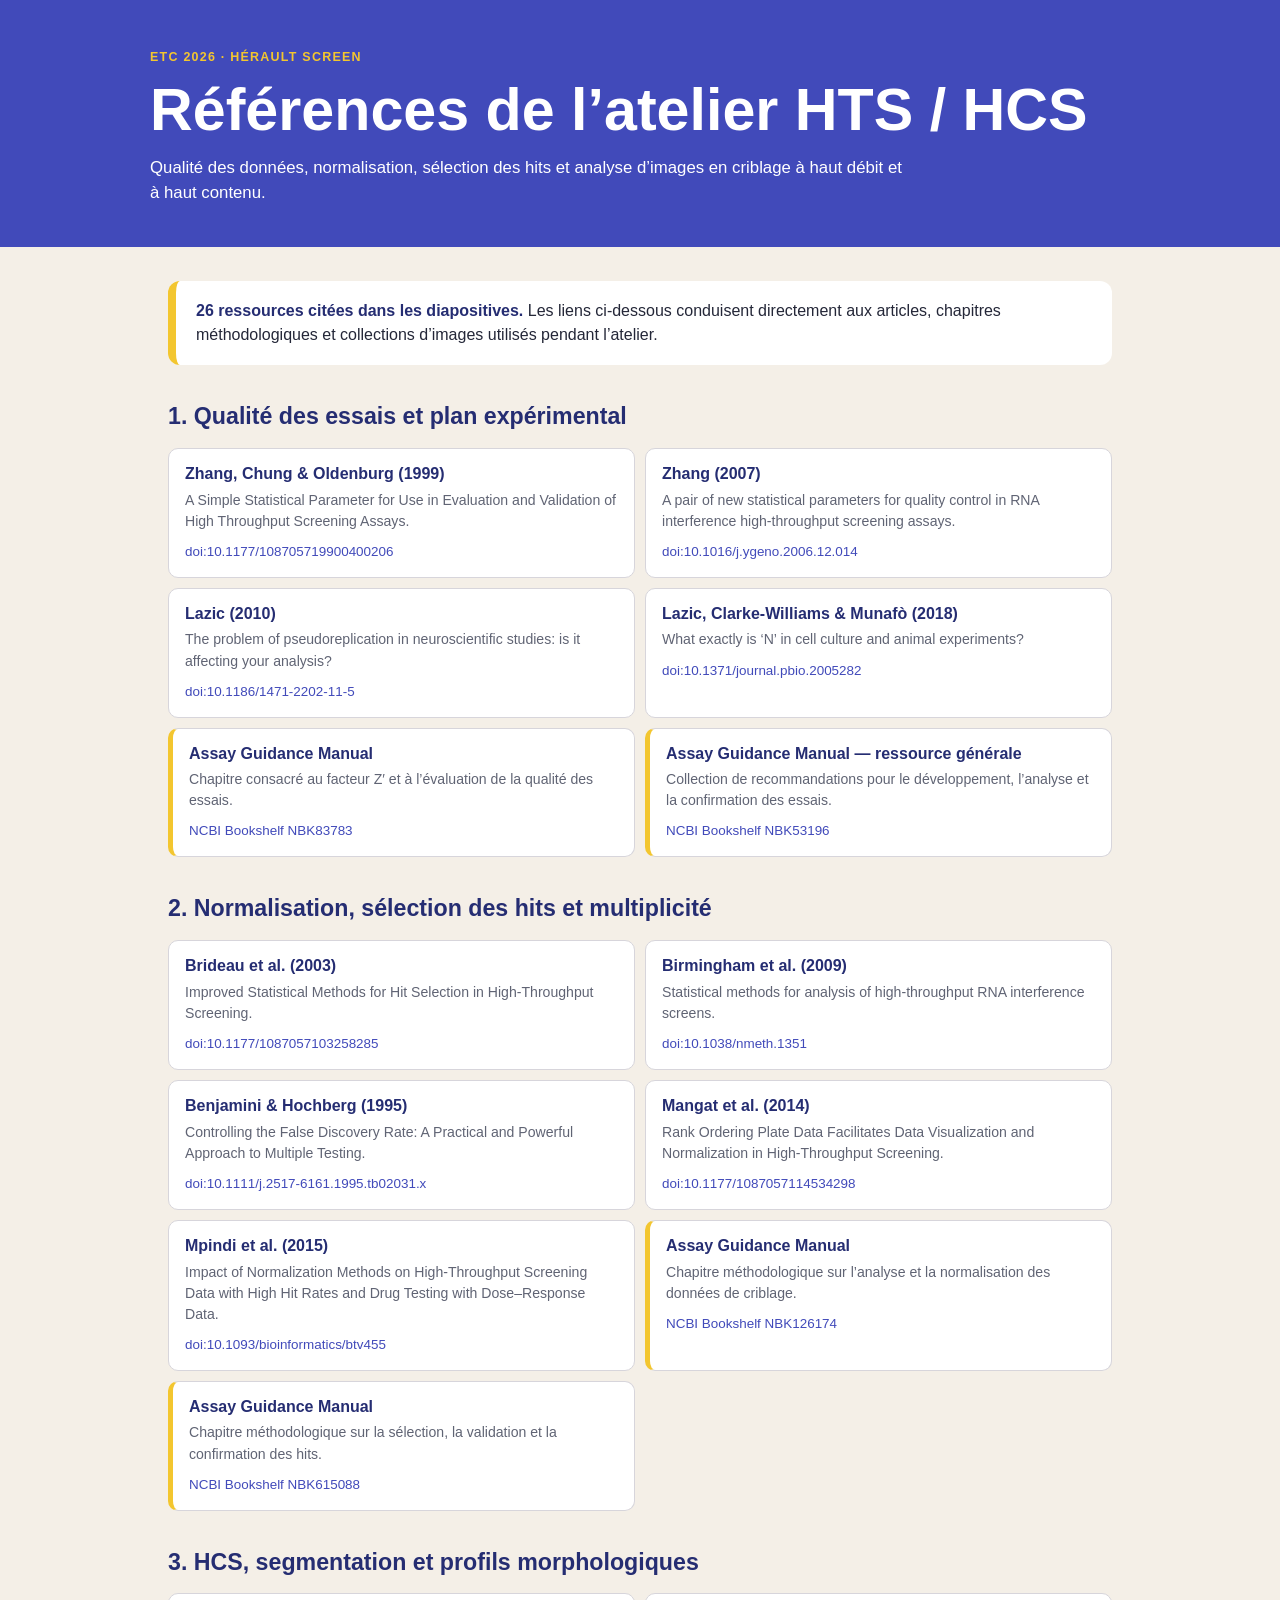
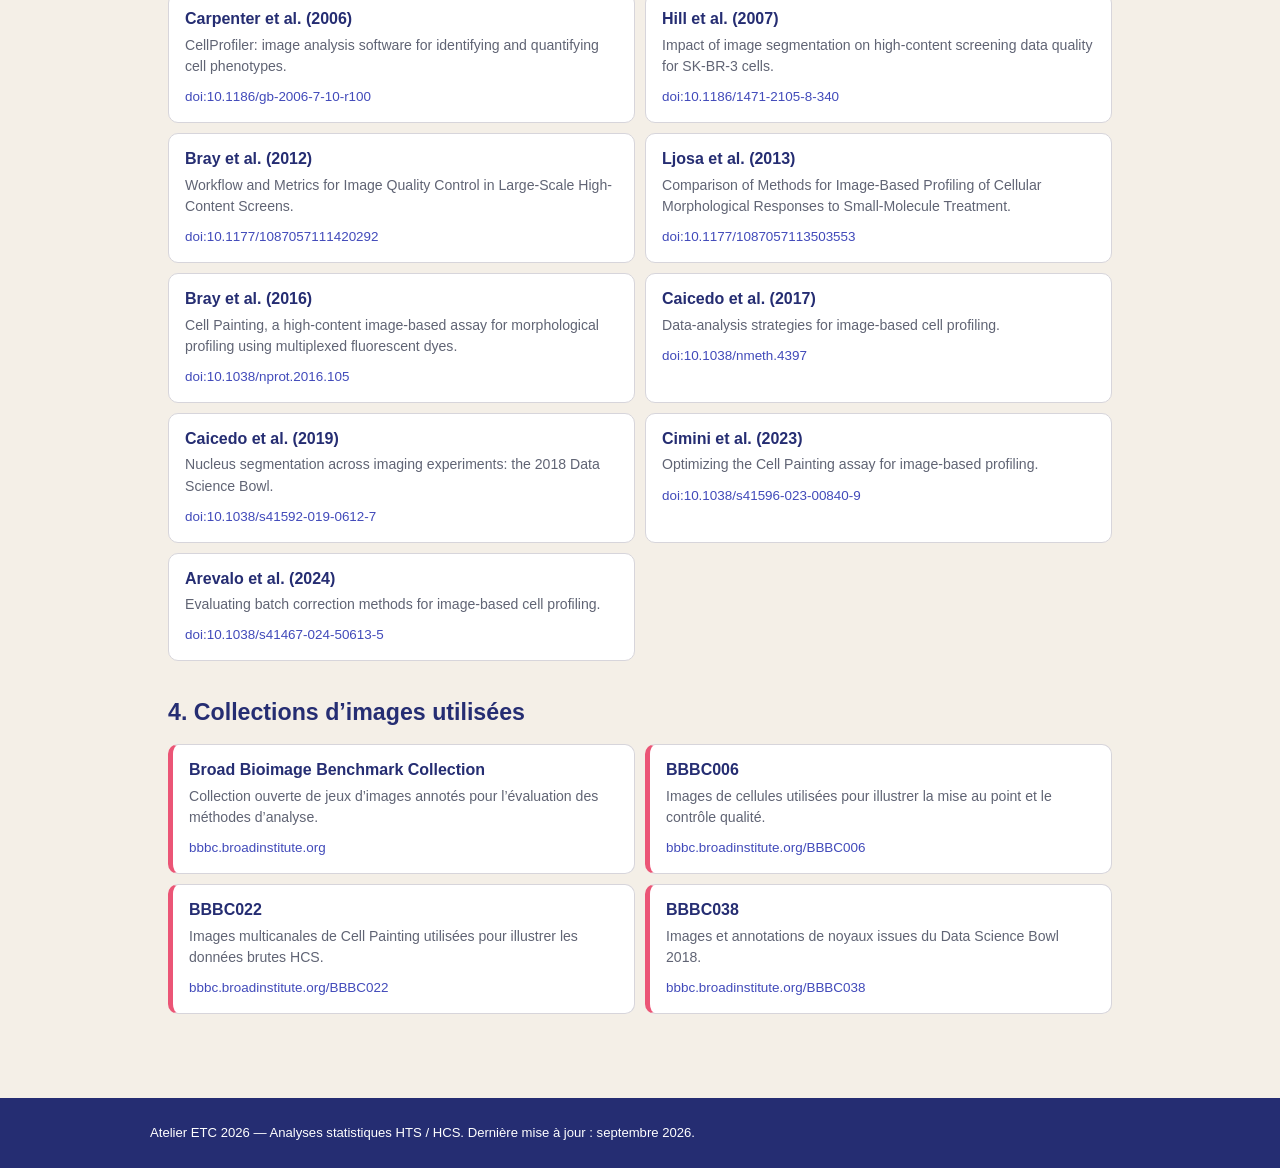
<file: index.html>
<!doctype html>
<html lang="fr">
<head>
  <meta charset="utf-8">
  <meta name="viewport" content="width=device-width, initial-scale=1">
  <title>ETC 2026 — Références HTS / HCS</title>
  <style>
    :root { --indigo:#414aba; --dark:#252d72; --yellow:#f3c62f; --cream:#f4efe7; --coral:#eb5576; --ink:#242738; --line:#d7d5db; }
    * { box-sizing: border-box; }
    body { background:var(--cream); color:var(--ink); font-family:Arial,Helvetica,sans-serif; line-height:1.5; margin:0; }
    header { background:var(--indigo); color:#fff; padding:48px 22px 42px; }
    header div, main, footer div { margin:auto; max-width:980px; }
    .eyebrow { color:var(--yellow); font-size:.78rem; font-weight:800; letter-spacing:.1em; margin:0 0 12px; }
    h1 { font-size:clamp(2rem,6vw,3.7rem); line-height:1.05; margin:0 0 14px; }
    header p { font-size:1.05rem; margin:0; max-width:760px; }
    main { padding:34px 18px 50px; }
    .intro { background:#fff; border-left:8px solid var(--yellow); border-radius:12px; margin-bottom:26px; padding:18px 20px; }
    .intro strong { color:var(--dark); }
    section { margin:34px 0; }
    h2 { color:var(--dark); font-size:1.45rem; margin:0 0 14px; }
    .refs { display:grid; gap:10px; }
    article { background:#fff; border:1px solid var(--line); border-radius:10px; padding:14px 16px; }
    article h3 { color:var(--dark); font-size:1rem; line-height:1.35; margin:0 0 5px; }
    article p { color:#606474; font-size:.88rem; margin:0 0 7px; }
    a { color:var(--indigo); font-size:.84rem; overflow-wrap:anywhere; text-decoration:none; }
    a:hover, a:focus { text-decoration:underline; }
    .resource { border-left:5px solid var(--yellow); }
    .dataset { border-left:5px solid var(--coral); }
    footer { background:var(--dark); color:#fff; padding:25px 18px; }
    footer p { font-size:.82rem; margin:0; }
    @media (min-width:760px) { .refs { grid-template-columns:1fr 1fr; } }
  </style>
</head>
<body>
  <header>
    <div>
      <p class="eyebrow">ETC 2026 · HÉRAULT SCREEN</p>
      <h1>Références de l’atelier HTS / HCS</h1>
      <p>Qualité des données, normalisation, sélection des hits et analyse d’images en criblage à haut débit et à haut contenu.</p>
    </div>
  </header>
  <main>
    <div class="intro"><strong>26 ressources citées dans les diapositives.</strong> Les liens ci-dessous conduisent directement aux articles, chapitres méthodologiques et collections d’images utilisés pendant l’atelier.</div>

    <section>
      <h2>1. Qualité des essais et plan expérimental</h2>
      <div class="refs">
        <article><h3>Zhang, Chung &amp; Oldenburg (1999)</h3><p>A Simple Statistical Parameter for Use in Evaluation and Validation of High Throughput Screening Assays.</p><a href="https://doi.org/10.1177/108705719900400206">doi:10.1177/108705719900400206</a></article>
        <article><h3>Zhang (2007)</h3><p>A pair of new statistical parameters for quality control in RNA interference high-throughput screening assays.</p><a href="https://doi.org/10.1016/j.ygeno.2006.12.014">doi:10.1016/j.ygeno.2006.12.014</a></article>
        <article><h3>Lazic (2010)</h3><p>The problem of pseudoreplication in neuroscientific studies: is it affecting your analysis?</p><a href="https://doi.org/10.1186/1471-2202-11-5">doi:10.1186/1471-2202-11-5</a></article>
        <article><h3>Lazic, Clarke-Williams &amp; Munafò (2018)</h3><p>What exactly is ‘N’ in cell culture and animal experiments?</p><a href="https://doi.org/10.1371/journal.pbio.2005282">doi:10.1371/journal.pbio.2005282</a></article>
        <article class="resource"><h3>Assay Guidance Manual</h3><p>Chapitre consacré au facteur Z′ et à l’évaluation de la qualité des essais.</p><a href="https://www.ncbi.nlm.nih.gov/books/NBK83783/">NCBI Bookshelf NBK83783</a></article>
        <article class="resource"><h3>Assay Guidance Manual — ressource générale</h3><p>Collection de recommandations pour le développement, l’analyse et la confirmation des essais.</p><a href="https://www.ncbi.nlm.nih.gov/books/NBK53196/">NCBI Bookshelf NBK53196</a></article>
      </div>
    </section>

    <section>
      <h2>2. Normalisation, sélection des hits et multiplicité</h2>
      <div class="refs">
        <article><h3>Brideau et al. (2003)</h3><p>Improved Statistical Methods for Hit Selection in High-Throughput Screening.</p><a href="https://doi.org/10.1177/1087057103258285">doi:10.1177/1087057103258285</a></article>
        <article><h3>Birmingham et al. (2009)</h3><p>Statistical methods for analysis of high-throughput RNA interference screens.</p><a href="https://doi.org/10.1038/nmeth.1351">doi:10.1038/nmeth.1351</a></article>
        <article><h3>Benjamini &amp; Hochberg (1995)</h3><p>Controlling the False Discovery Rate: A Practical and Powerful Approach to Multiple Testing.</p><a href="https://doi.org/10.1111/j.2517-6161.1995.tb02031.x">doi:10.1111/j.2517-6161.1995.tb02031.x</a></article>
        <article><h3>Mangat et al. (2014)</h3><p>Rank Ordering Plate Data Facilitates Data Visualization and Normalization in High-Throughput Screening.</p><a href="https://doi.org/10.1177/1087057114534298">doi:10.1177/1087057114534298</a></article>
        <article><h3>Mpindi et al. (2015)</h3><p>Impact of Normalization Methods on High-Throughput Screening Data with High Hit Rates and Drug Testing with Dose–Response Data.</p><a href="https://doi.org/10.1093/bioinformatics/btv455">doi:10.1093/bioinformatics/btv455</a></article>
        <article class="resource"><h3>Assay Guidance Manual</h3><p>Chapitre méthodologique sur l’analyse et la normalisation des données de criblage.</p><a href="https://www.ncbi.nlm.nih.gov/books/NBK126174/">NCBI Bookshelf NBK126174</a></article>
        <article class="resource"><h3>Assay Guidance Manual</h3><p>Chapitre méthodologique sur la sélection, la validation et la confirmation des hits.</p><a href="https://www.ncbi.nlm.nih.gov/books/NBK615088/">NCBI Bookshelf NBK615088</a></article>
      </div>
    </section>

    <section>
      <h2>3. HCS, segmentation et profils morphologiques</h2>
      <div class="refs">
        <article><h3>Carpenter et al. (2006)</h3><p>CellProfiler: image analysis software for identifying and quantifying cell phenotypes.</p><a href="https://doi.org/10.1186/gb-2006-7-10-r100">doi:10.1186/gb-2006-7-10-r100</a></article>
        <article><h3>Hill et al. (2007)</h3><p>Impact of image segmentation on high-content screening data quality for SK-BR-3 cells.</p><a href="https://doi.org/10.1186/1471-2105-8-340">doi:10.1186/1471-2105-8-340</a></article>
        <article><h3>Bray et al. (2012)</h3><p>Workflow and Metrics for Image Quality Control in Large-Scale High-Content Screens.</p><a href="https://doi.org/10.1177/1087057111420292">doi:10.1177/1087057111420292</a></article>
        <article><h3>Ljosa et al. (2013)</h3><p>Comparison of Methods for Image-Based Profiling of Cellular Morphological Responses to Small-Molecule Treatment.</p><a href="https://doi.org/10.1177/1087057113503553">doi:10.1177/1087057113503553</a></article>
        <article><h3>Bray et al. (2016)</h3><p>Cell Painting, a high-content image-based assay for morphological profiling using multiplexed fluorescent dyes.</p><a href="https://doi.org/10.1038/nprot.2016.105">doi:10.1038/nprot.2016.105</a></article>
        <article><h3>Caicedo et al. (2017)</h3><p>Data-analysis strategies for image-based cell profiling.</p><a href="https://doi.org/10.1038/nmeth.4397">doi:10.1038/nmeth.4397</a></article>
        <article><h3>Caicedo et al. (2019)</h3><p>Nucleus segmentation across imaging experiments: the 2018 Data Science Bowl.</p><a href="https://doi.org/10.1038/s41592-019-0612-7">doi:10.1038/s41592-019-0612-7</a></article>
        <article><h3>Cimini et al. (2023)</h3><p>Optimizing the Cell Painting assay for image-based profiling.</p><a href="https://doi.org/10.1038/s41596-023-00840-9">doi:10.1038/s41596-023-00840-9</a></article>
        <article><h3>Arevalo et al. (2024)</h3><p>Evaluating batch correction methods for image-based cell profiling.</p><a href="https://doi.org/10.1038/s41467-024-50613-5">doi:10.1038/s41467-024-50613-5</a></article>
      </div>
    </section>

    <section>
      <h2>4. Collections d’images utilisées</h2>
      <div class="refs">
        <article class="dataset"><h3>Broad Bioimage Benchmark Collection</h3><p>Collection ouverte de jeux d’images annotés pour l’évaluation des méthodes d’analyse.</p><a href="https://bbbc.broadinstitute.org/">bbbc.broadinstitute.org</a></article>
        <article class="dataset"><h3>BBBC006</h3><p>Images de cellules utilisées pour illustrer la mise au point et le contrôle qualité.</p><a href="https://bbbc.broadinstitute.org/BBBC006">bbbc.broadinstitute.org/BBBC006</a></article>
        <article class="dataset"><h3>BBBC022</h3><p>Images multicanales de Cell Painting utilisées pour illustrer les données brutes HCS.</p><a href="https://bbbc.broadinstitute.org/BBBC022">bbbc.broadinstitute.org/BBBC022</a></article>
        <article class="dataset"><h3>BBBC038</h3><p>Images et annotations de noyaux issues du Data Science Bowl 2018.</p><a href="https://bbbc.broadinstitute.org/BBBC038">bbbc.broadinstitute.org/BBBC038</a></article>
      </div>
    </section>
  </main>
  <footer><div><p>Atelier ETC 2026 — Analyses statistiques HTS / HCS. Dernière mise à jour : septembre 2026.</p></div></footer>
</body>
</html>
</file>
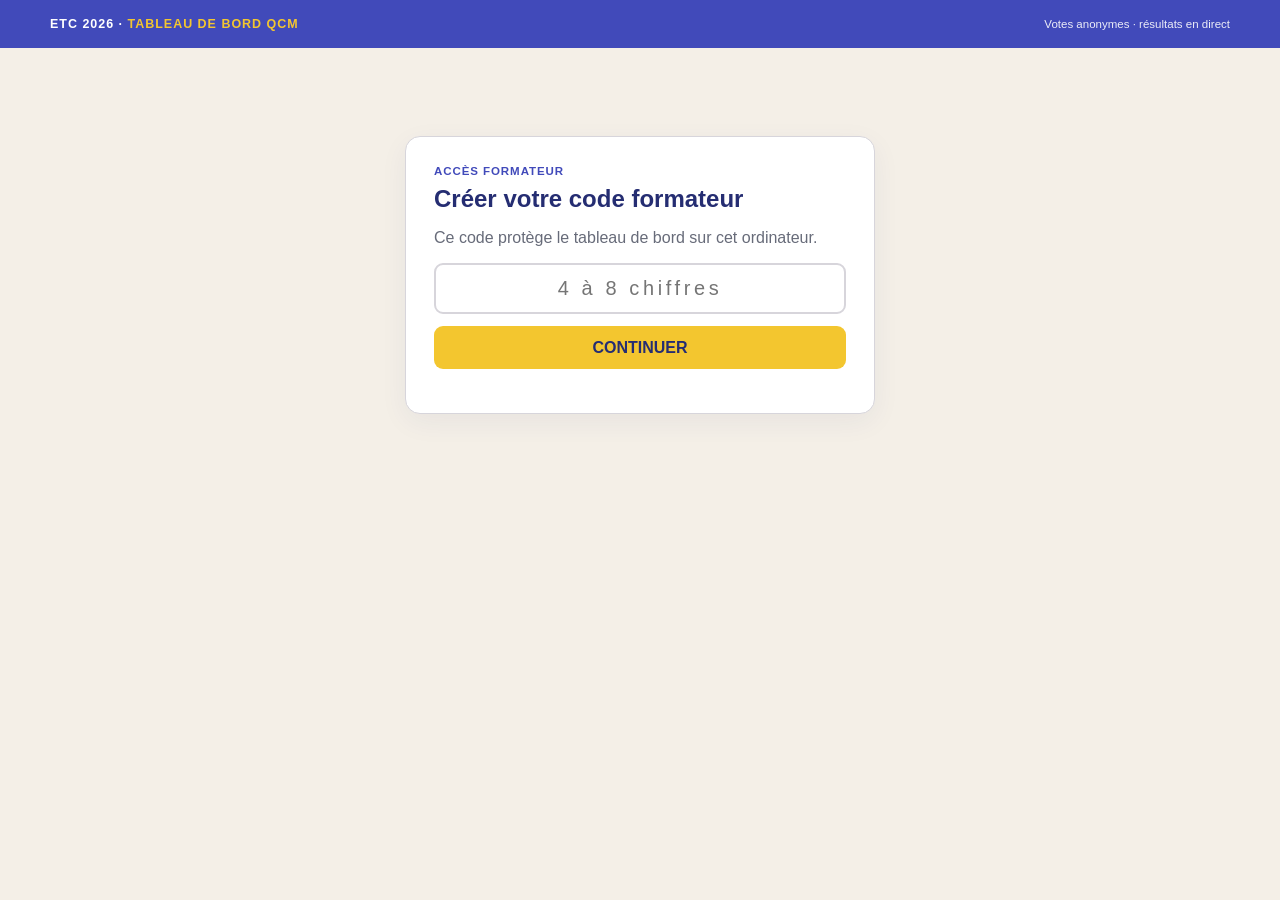
<file: admin.html>
<!doctype html>
<html lang="fr">
<head>
  <meta charset="utf-8">
  <meta name="viewport" content="width=device-width,initial-scale=1">
  <meta name="theme-color" content="#414aba">
  <title>ETC 2026 — Tableau de bord QCM</title>
  <link rel="stylesheet" href="styles.css">
</head>
<body>
  <header class="topbar">
    <div class="topbar-inner">
      <div class="brand">ETC 2026 · <span>TABLEAU DE BORD QCM</span></div>
      <div class="privacy">Votes anonymes · résultats en direct</div>
    </div>
  </header>

  <main class="page">
    <section id="pinGate" class="card admin-gate">
      <div class="eyebrow">Accès formateur</div>
      <h1 id="pinTitle">Créer votre code formateur</h1>
      <p id="pinHelp" class="muted">Ce code protège le tableau de bord sur cet ordinateur.</p>
      <form id="pinForm">
        <input id="pinInput" type="password" inputmode="numeric" minlength="4" maxlength="8" autocomplete="off" placeholder="4 à 8 chiffres" required>
        <button class="primary" type="submit">CONTINUER</button>
      </form>
      <p id="pinError" class="muted" role="alert"></p>
    </section>

    <section id="dashboard" class="hidden">
      <div class="admin-header">
        <div><div class="eyebrow">Animation séquentielle · un QCM à la fois</div><h1>Piloter les votes</h1></div>
        <button id="lockButton" class="ghost">VERROUILLER</button>
      </div>

      <div class="admin-grid">
        <aside>
          <section class="card panel session-panel">
            <h2>Code de séance</h2>
            <div id="adminSessionCode" class="big-code">------</div>
            <img class="qr-admin" src="QR_QCM_ETC2026.png" alt="QR code vers la page de vote ETC 2026">
            <p class="small-note">Les participants scannent ce QR une seule fois, puis saisissent le code ci-dessus.</p>
            <div class="button-stack">
              <button id="newSessionButton" class="primary">NOUVELLE SÉANCE</button>
              <button id="exportButton" class="ghost">EXPORTER LE CSV</button>
            </div>
            <select id="historySelect" class="history-select" aria-label="Séances précédentes"><option value="">Sessions précédentes…</option></select>
            <div class="transport-note">Les messages ne contiennent ni nom ni courriel. Un identifiant aléatoire du navigateur permet de compter une seule réponse active par question.</div>
          </section>
        </aside>

        <div>
          <section class="card panel control-panel">
            <h2>Question active</h2>
            <select id="questionSelect" class="question-selector" aria-label="Choisir une question"></select>
            <div id="activeQuestion" class="active-question"></div>
            <div id="transportStatus" class="transport-status">Connexion aux relais…</div>
            <div class="control-actions">
              <button id="openButton" class="secondary">OUVRIR LE VOTE</button>
              <button id="closeButton" class="ghost">FERMER</button>
              <button id="revealButton" class="primary">RÉVÉLER</button>
              <button id="resetQuestionButton" class="danger">RÉINITIALISER CETTE QUESTION</button>
            </div>
          </section>

          <section class="card panel results-panel">
            <div class="results-meta"><h2>Résultats en direct</h2><span id="responseCount" class="response-count">0 vote</span></div>
            <div id="bars" class="bars"></div>
            <div id="resultsExplanation" class="results-explanation hidden"></div>
          </section>
        </div>
      </div>
    </section>
  </main>

  <script src="questions.js?v=20260906b"></script>
  <script src="admin.js?v=20260906b"></script>
</body>
</html>
</file>
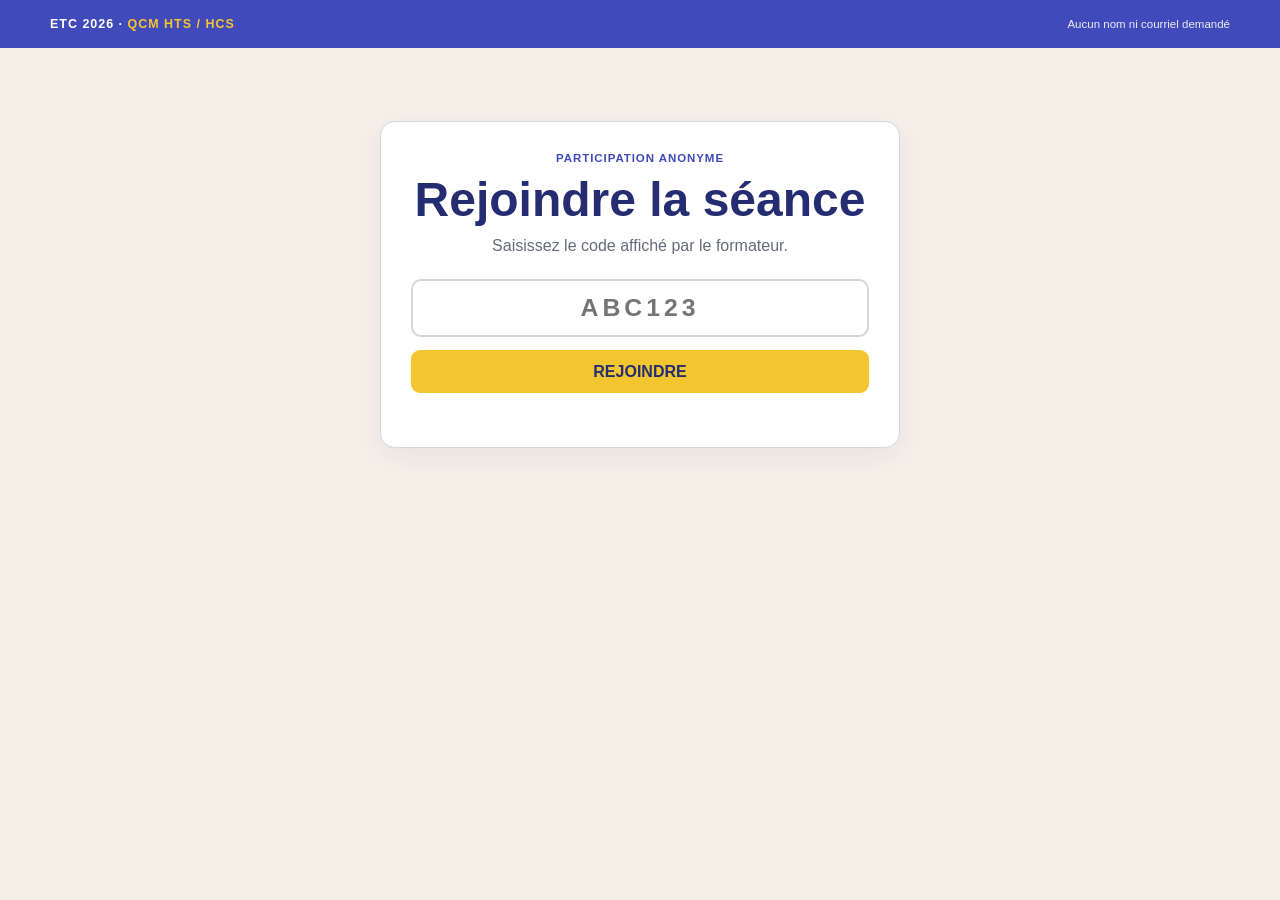
<file: vote.html>
<!doctype html>
<html lang="fr">
<head>
  <meta charset="utf-8">
  <meta name="viewport" content="width=device-width,initial-scale=1,viewport-fit=cover">
  <meta name="theme-color" content="#414aba">
  <title>ETC 2026 — Vote anonyme</title>
  <link rel="stylesheet" href="styles.css">
</head>
<body>
  <header class="topbar">
    <div class="topbar-inner">
      <div class="brand">ETC 2026 · <span>QCM HTS / HCS</span></div>
      <div class="privacy">Aucun nom ni courriel demandé</div>
    </div>
  </header>

  <main class="page">
    <section id="joinView" class="card join-card">
      <div class="eyebrow">Participation anonyme</div>
      <h1>Rejoindre la séance</h1>
      <p class="muted">Saisissez le code affiché par le formateur.</p>
      <form id="joinForm">
        <input id="sessionInput" class="code-input" type="text" inputmode="text" autocomplete="off" maxlength="8" placeholder="ABC123" aria-label="Code de séance" required>
        <button class="primary" type="submit">REJOINDRE</button>
      </form>
      <p id="joinError" class="muted" role="alert"></p>
    </section>

    <section id="participantView" class="participant-shell hidden">
      <div class="session-line">
        <span><i id="connectionDot" class="status-dot"></i><span id="connectionLabel">Connexion…</span></span>
        <span id="sessionCode" class="session-code"></span>
      </div>

      <div id="waitingView" class="card waiting-card">
        <div class="pulse"></div>
        <h1>En attente de la prochaine question</h1>
        <p class="muted">Gardez cette page ouverte. La question apparaîtra automatiquement.</p>
      </div>

      <article id="questionView" class="card question-card hidden">
        <header class="question-head">
          <div id="questionBlock" class="eyebrow"></div>
          <h1 id="questionTitle"></h1>
          <p id="questionContext"></p>
        </header>
        <div id="answersList" class="answers-list"></div>
        <div id="voteFeedback" class="vote-feedback">Choisissez une réponse.</div>
      </article>

      <div id="correctionView" class="correction hidden">
        <b id="correctionAnswer"></b>
        <span id="correctionText"></span>
      </div>
    </section>
  </main>

  <script src="questions.js?v=20260906b"></script>
  <script src="vote.js?v=20260906b"></script>
</body>
</html>
</file>
<file: styles.css>
:root {
  --indigo: #414aba;
  --dark: #252d72;
  --yellow: #f3c62f;
  --cream: #f4efe7;
  --white: #ffffff;
  --ink: #242738;
  --grey: #676b79;
  --line: #d7d5db;
  --coral: #eb5576;
  --green: #23aa91;
}
* { box-sizing: border-box; }
html { min-height: 100%; }
body {
  background: var(--cream);
  color: var(--ink);
  font-family: Arial, Helvetica, sans-serif;
  margin: 0;
  min-height: 100vh;
}
button, input, select { font: inherit; }
button { cursor: pointer; }
a { color: var(--indigo); }
.topbar { background: var(--indigo); color: #fff; padding: 17px 20px; }
.topbar-inner { align-items: center; display: flex; justify-content: space-between; margin: auto; max-width: 1180px; }
.brand { font-size: .78rem; font-weight: 900; letter-spacing: .08em; }
.brand span { color: var(--yellow); }
.privacy { font-size: .72rem; opacity: .9; }
.page { margin: auto; max-width: 1180px; padding: 28px 18px 48px; }
.card { background: #fff; border: 1px solid var(--line); border-radius: 15px; box-shadow: 0 8px 28px rgba(37,45,114,.06); }
.hidden { display: none !important; }
.eyebrow { color: var(--indigo); font-size: .72rem; font-weight: 900; letter-spacing: .08em; text-transform: uppercase; }
.muted { color: var(--grey); }
.primary, .secondary, .danger, .ghost {
  border: 0;
  border-radius: 9px;
  font-weight: 800;
  min-height: 43px;
  padding: 10px 16px;
}
.primary { background: var(--yellow); color: var(--dark); }
.secondary { background: var(--indigo); color: #fff; }
.danger { background: var(--coral); color: #fff; }
.ghost { background: #ececf6; color: var(--dark); }
.primary:disabled, .secondary:disabled, .danger:disabled, .ghost:disabled { cursor: not-allowed; opacity: .45; }
.status-dot { background: #b8bac4; border-radius: 50%; display: inline-block; height: 9px; margin-right: 6px; width: 9px; }
.status-dot.live { background: var(--green); box-shadow: 0 0 0 4px rgba(35,170,145,.15); }

/* Participant */
.join-card { margin: 45px auto 0; max-width: 520px; padding: 30px; text-align: center; }
.join-card h1 { color: var(--dark); font-size: clamp(2rem,9vw,3rem); margin: 8px 0 10px; }
.join-card p { margin: 0 0 24px; }
.code-input {
  border: 2px solid var(--line);
  border-radius: 10px;
  color: var(--dark);
  font-size: 1.55rem;
  font-weight: 900;
  letter-spacing: .16em;
  padding: 13px;
  text-align: center;
  text-transform: uppercase;
  width: 100%;
}
.code-input:focus { border-color: var(--indigo); outline: 3px solid rgba(65,74,186,.13); }
.join-card button { margin-top: 13px; width: 100%; }
.participant-shell { margin: 0 auto; max-width: 760px; }
.session-line { align-items: center; display: flex; font-size: .8rem; justify-content: space-between; margin-bottom: 13px; }
.session-code { background: var(--dark); border-radius: 7px; color: var(--yellow); font-weight: 900; letter-spacing: .12em; padding: 7px 10px; }
.question-card { overflow: hidden; }
.question-head { background: var(--dark); color: #fff; padding: 20px 22px; }
.question-head .eyebrow { color: var(--yellow); }
.question-head h1 { font-size: clamp(1.45rem,6vw,2.25rem); line-height: 1.15; margin: 8px 0 7px; }
.question-head p { font-size: .88rem; margin: 0; opacity: .9; }
.answers-list { display: grid; gap: 11px; padding: 18px; }
.answer-button {
  align-items: center;
  background: #fff;
  border: 2px solid var(--line);
  border-radius: 11px;
  color: var(--ink);
  display: grid;
  gap: 12px;
  grid-template-columns: 42px 1fr;
  min-height: 72px;
  padding: 11px 14px;
  text-align: left;
  width: 100%;
}
.answer-button:hover, .answer-button:focus { border-color: var(--indigo); outline: none; }
.answer-button.selected { background: #f1f2ff; border-color: var(--indigo); }
.answer-letter { align-items: center; background: var(--yellow); border-radius: 50%; color: var(--dark); display: flex; font-weight: 900; height: 36px; justify-content: center; width: 36px; }
.answer-copy strong, .answer-copy span { display: block; }
.answer-copy strong { color: var(--dark); font-size: .98rem; }
.answer-copy span { color: var(--grey); font-size: .76rem; margin-top: 3px; }
.vote-feedback { border-top: 1px solid var(--line); font-size: .86rem; min-height: 58px; padding: 16px 20px; text-align: center; }
.vote-feedback.success { color: #167964; font-weight: 800; }
.waiting-card { margin-top: 50px; padding: 38px 24px; text-align: center; }
.waiting-card .pulse { animation: pulse 1.8s infinite; background: var(--yellow); border-radius: 50%; height: 18px; margin: 0 auto 18px; width: 18px; }
.correction { background: #effaf7; border-left: 7px solid var(--green); border-radius: 10px; margin-top: 14px; padding: 17px 19px; }
.correction b { color: #167964; }
@keyframes pulse { 0%,100% { transform: scale(.85); opacity:.55; } 50% { transform: scale(1.18); opacity:1; } }

/* Administration */
.admin-gate { margin: 60px auto 0; max-width: 470px; padding: 28px; }
.admin-gate h1 { color: var(--dark); margin: 8px 0 7px; }
.admin-gate input { border: 2px solid var(--line); border-radius: 9px; font-size: 1.25rem; letter-spacing: .18em; padding: 12px; text-align: center; width: 100%; }
.admin-gate button { margin-top: 12px; width: 100%; }
.admin-header { align-items: end; display: flex; gap: 18px; justify-content: space-between; margin-bottom: 17px; }
.admin-header h1 { color: var(--dark); font-size: clamp(1.8rem,5vw,2.8rem); margin: 4px 0 0; }
.admin-grid { display: grid; gap: 15px; grid-template-columns: 310px 1fr; }
.panel { padding: 18px; }
.session-panel h2, .control-panel h2, .results-panel h2 { color: var(--dark); font-size: 1.08rem; margin: 0 0 13px; }
.big-code { background: var(--dark); border-radius: 10px; color: var(--yellow); font-size: 2rem; font-weight: 900; letter-spacing: .17em; margin: 8px 0 13px; padding: 14px; text-align: center; }
.qr-admin { background: #fff; border: 8px solid #fff; display: block; margin: 0 auto 12px; width: 170px; }
.small-note { color: var(--grey); font-size: .73rem; line-height: 1.35; }
.button-stack { display: grid; gap: 8px; margin-top: 13px; }
.history-select { border: 1px solid var(--line); border-radius: 8px; margin-top: 10px; padding: 9px; width: 100%; }
.control-panel { margin-bottom: 15px; }
.question-selector { border: 2px solid var(--line); border-radius: 9px; padding: 10px; width: 100%; }
.control-actions { display: flex; flex-wrap: wrap; gap: 8px; margin-top: 12px; }
.active-question { background: #f0f1fb; border-radius: 10px; margin-top: 12px; padding: 13px; }
.active-question strong { color: var(--dark); display: block; }
.active-question span { color: var(--grey); display: block; font-size: .77rem; margin-top: 4px; }
.transport-status {
  border-radius: 8px;
  font-size: .82rem;
  font-weight: 800;
  margin-top: 10px;
  padding: 9px 12px;
}
.transport-status.sending { background: #eef0fb; color: #414aba; }
.transport-status.success { background: #e6f7f2; color: #187560; }
.transport-status.error { background: #ffe9ee; color: #b52d4e; }
.results-meta { align-items: center; display: flex; justify-content: space-between; margin-bottom: 13px; }
.response-count { background: var(--yellow); border-radius: 8px; color: var(--dark); font-weight: 900; padding: 7px 10px; }
.bars { display: grid; gap: 11px; }
.bar-row { display: grid; gap: 5px; grid-template-columns: 32px 1fr 52px; }
.bar-letter { align-items: center; background: var(--dark); border-radius: 50%; color: #fff; display: flex; font-size: .78rem; font-weight: 900; height: 28px; justify-content: center; width: 28px; }
.bar-track { align-self: center; background: #ececf1; border-radius: 99px; height: 27px; overflow: hidden; position: relative; }
.bar-fill { background: var(--indigo); height: 100%; min-width: 0; transition: width .35s ease; }
.bar-label { color: var(--dark); font-size: .72rem; font-weight: 800; left: 10px; overflow: hidden; position: absolute; right: 8px; text-overflow: ellipsis; top: 6px; white-space: nowrap; z-index: 2; }
.bar-row.correct .bar-fill { background: var(--green); }
.bar-value { align-self: center; color: var(--dark); font-size: .82rem; font-weight: 900; text-align: right; }
.results-explanation { background: #effaf7; border-left: 6px solid var(--green); border-radius: 8px; margin-top: 15px; padding: 13px; }
.transport-note { background:#fff7db; border-left:5px solid var(--yellow); border-radius:8px; color:#5d5438; font-size:.72rem; margin-top:14px; padding:10px 12px; }
@media (max-width: 830px) {
  .privacy { display: none; }
  .admin-grid { grid-template-columns: 1fr; }
  .admin-header { align-items: start; flex-direction: column; }
}
</file>
